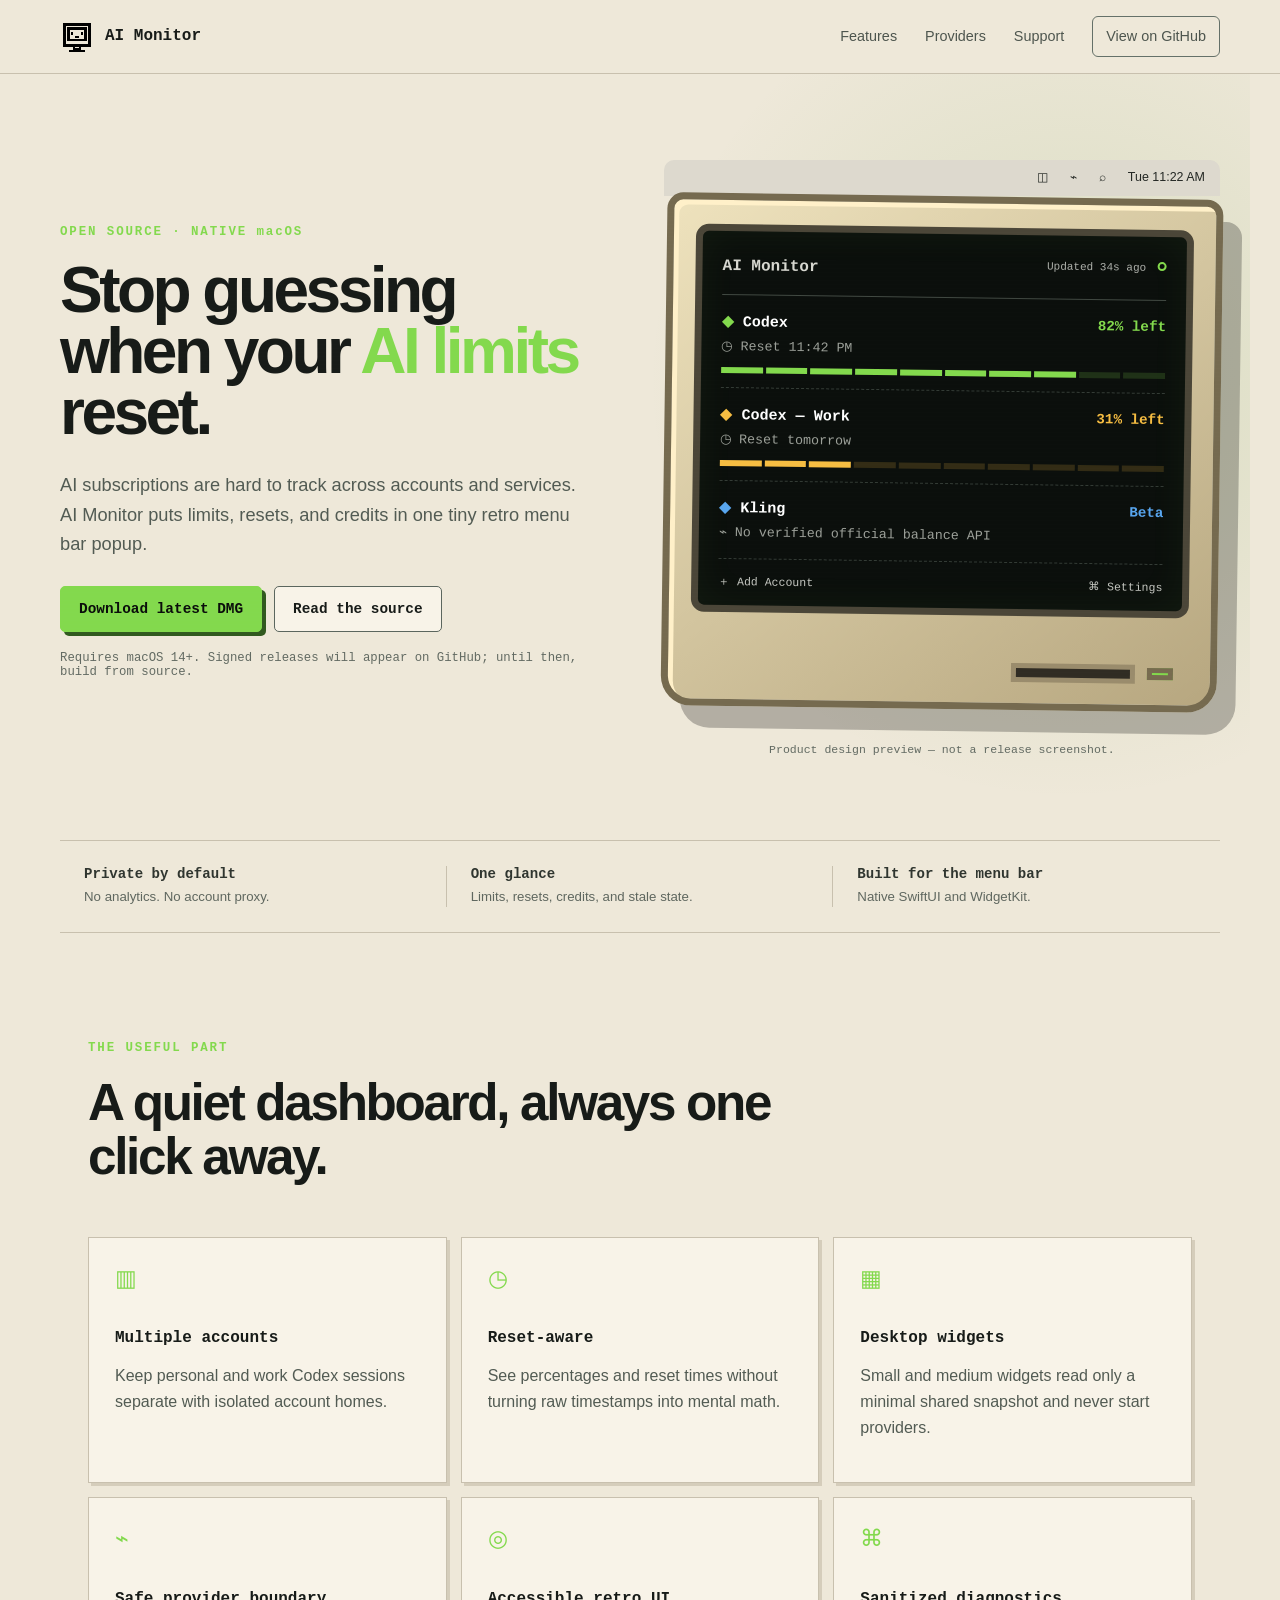
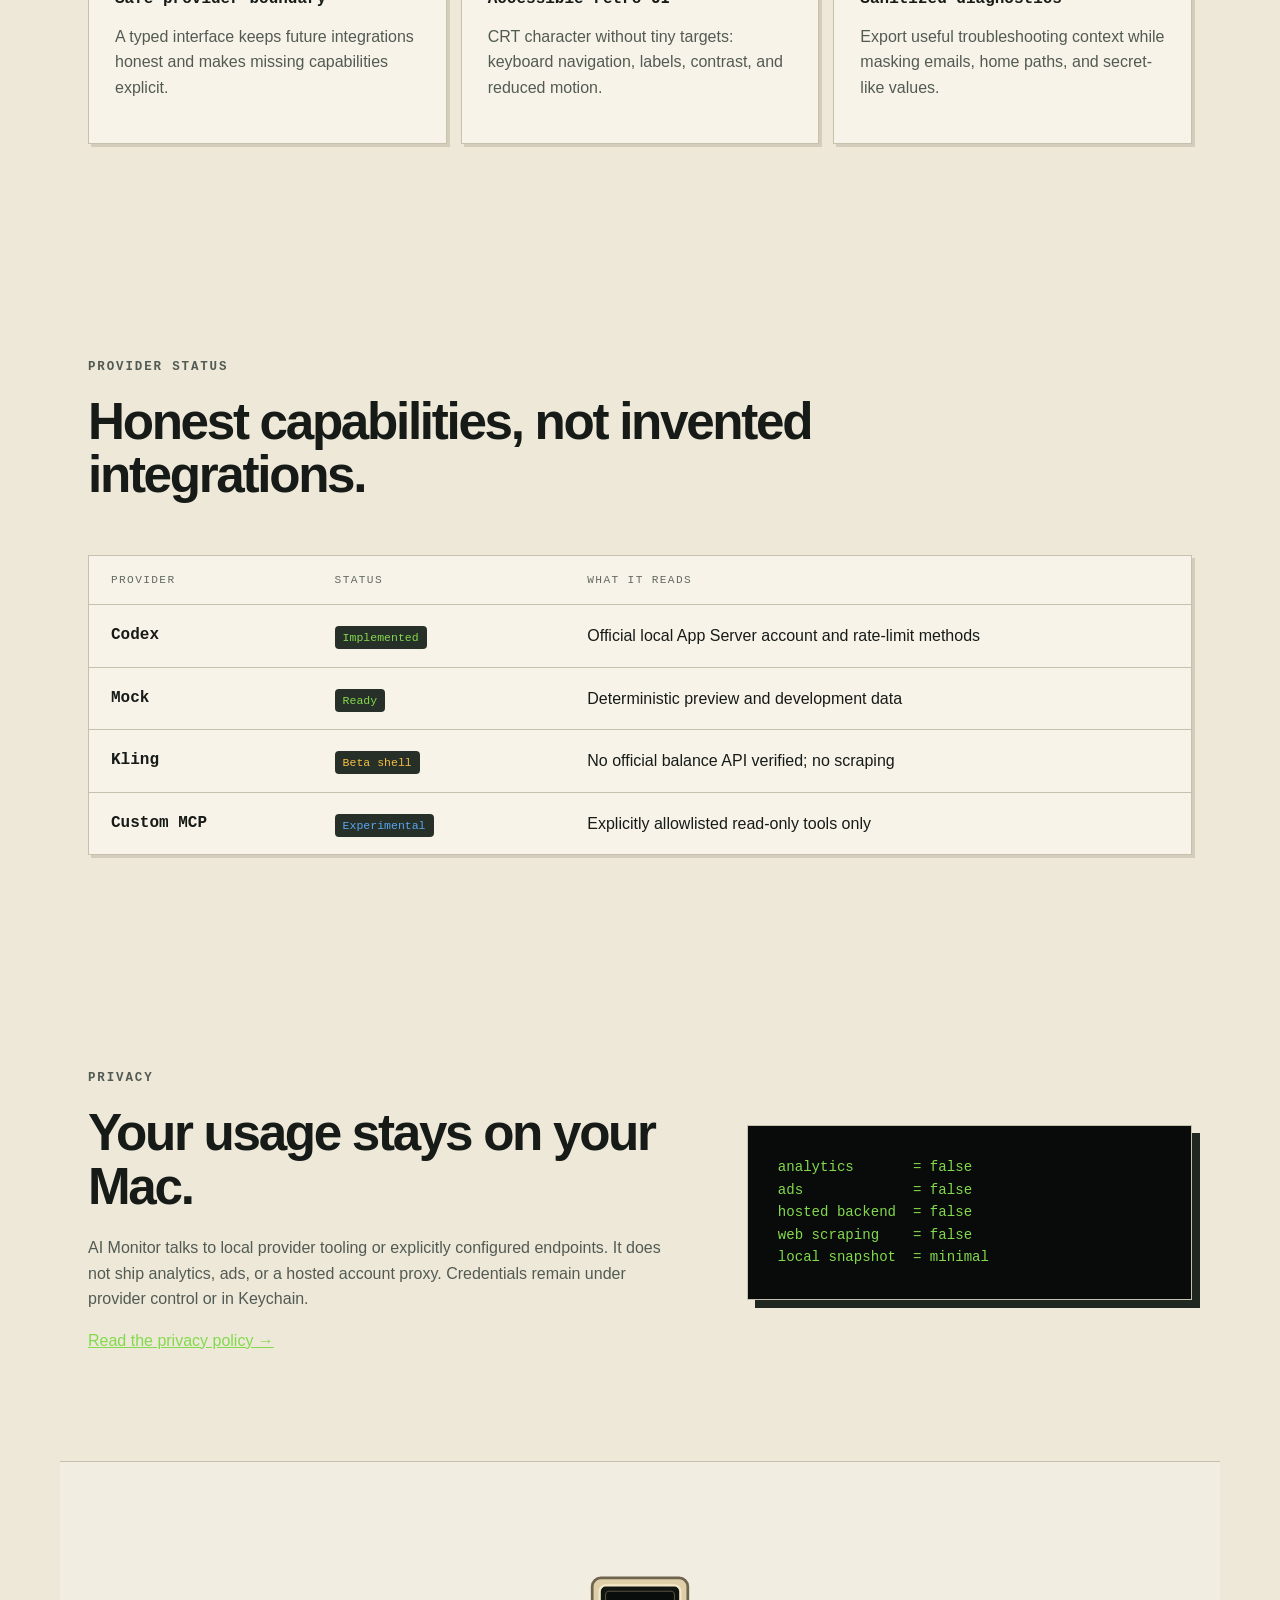
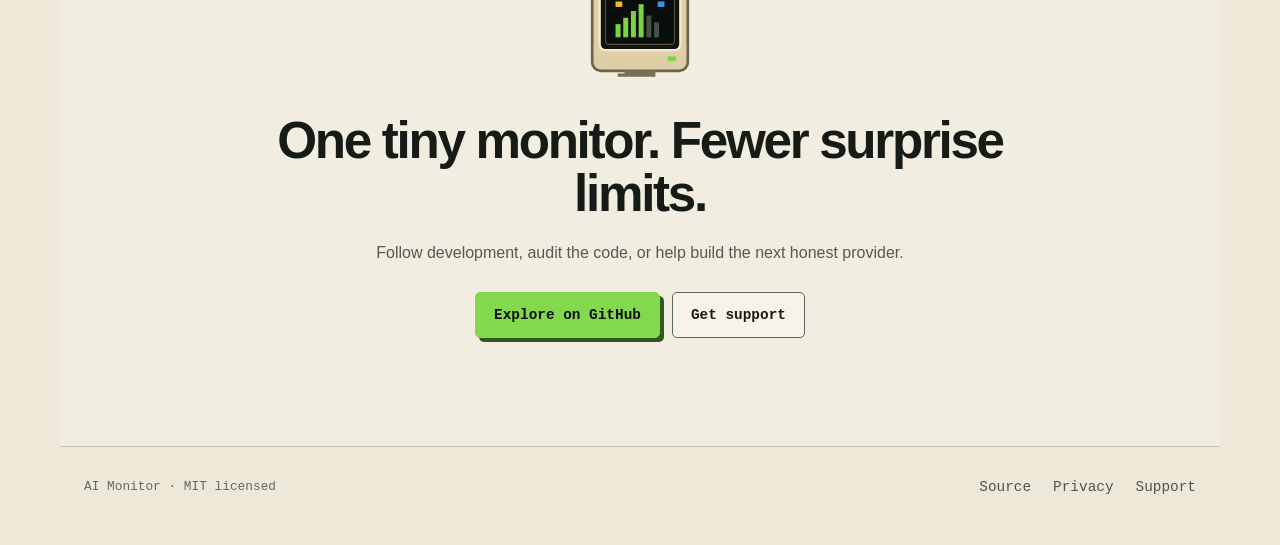
<file: site/index.html>
<!doctype html>
<html lang="en">
<head>
  <meta charset="utf-8">
  <meta name="viewport" content="width=device-width, initial-scale=1">
  <title>AI Monitor — AI usage in your Mac menu bar</title>
  <meta name="description" content="A tiny retro macOS menu bar app for monitoring AI usage, limits, resets, and credits.">
  <meta name="theme-color" content="#101411">
  <link rel="canonical" href="https://OWNER.github.io/ai-monitor/">
  <link rel="icon" href="assets/favicon.svg" type="image/svg+xml">
  <meta property="og:type" content="website">
  <meta property="og:title" content="AI Monitor">
  <meta property="og:description" content="Limits, resets, and credits in one tiny retro Mac menu bar popup.">
  <meta property="og:url" content="https://OWNER.github.io/ai-monitor/">
  <meta property="og:image" content="https://OWNER.github.io/ai-monitor/assets/social-preview.png">
  <meta name="twitter:card" content="summary_large_image">
  <link rel="stylesheet" href="styles.css">
</head>
<body>
  <a class="skip-link" href="#main">Skip to content</a>
  <header class="nav-shell" aria-label="Main navigation">
    <a class="brand" href="#top" aria-label="AI Monitor home"><img src="assets/favicon.svg" alt="" width="34" height="34"><span>AI Monitor</span></a>
    <nav>
      <a href="#features">Features</a><a href="#providers">Providers</a><a href="support.html">Support</a>
      <a class="nav-github" data-repo-link href="https://github.com/OWNER/ai-monitor">View on GitHub</a>
    </nav>
  </header>

  <main id="main">
    <section class="hero" id="top">
      <div class="hero-copy">
        <p class="eyebrow">OPEN SOURCE · NATIVE macOS</p>
        <h1>Stop guessing when your <span>AI limits</span> reset.</h1>
        <p class="lede">AI subscriptions are hard to track across accounts and services. AI Monitor puts limits, resets, and credits in one tiny retro menu bar popup.</p>
        <div class="actions">
          <a class="button primary" data-download-link href="https://github.com/OWNER/ai-monitor/releases/latest/download/AI-Monitor.dmg">Download latest DMG</a>
          <a class="button secondary" data-repo-link href="https://github.com/OWNER/ai-monitor">Read the source</a>
        </div>
        <p class="release-note">Requires macOS 14+. Signed releases will appear on GitHub; until then, build from source.</p>
      </div>
      <figure class="preview-wrap">
        <div class="menu-strip" aria-hidden="true"><span>◫</span><span>⌁</span><span>⌕</span><span>Tue 11:22 AM</span></div>
        <div class="crt" role="img" aria-label="Design preview of AI Monitor showing Codex usage and provider connection status">
          <div class="crt-screen">
            <div class="screen-head"><strong>AI Monitor</strong><span>Updated 34s ago <i></i></span></div>
            <div class="meter-row green"><b>◆ <span>Codex</span></b><strong>82% left</strong><small>◷ Reset 11:42 PM</small><div class="blocks" aria-hidden="true"><i></i><i></i><i></i><i></i><i></i><i></i><i></i><i></i><i></i><i></i></div></div>
            <div class="meter-row amber"><b>◆ <span>Codex — Work</span></b><strong>31% left</strong><small>◷ Reset tomorrow</small><div class="blocks" aria-hidden="true"><i></i><i></i><i></i><i></i><i></i><i></i><i></i><i></i><i></i><i></i></div></div>
            <div class="meter-row blue"><b>◆ <span>Kling</span></b><strong>Beta</strong><small>⌁ No verified official balance API</small></div>
            <div class="screen-foot"><span>＋ Add Account</span><span>⌘ Settings</span></div>
          </div>
          <div class="crt-base"><span class="power"></span><span class="slot"></span></div>
        </div>
        <figcaption>Product design preview — not a release screenshot.</figcaption>
      </figure>
    </section>

    <section class="signal" aria-label="Product principles">
      <div><strong>Private by default</strong><span>No analytics. No account proxy.</span></div>
      <div><strong>One glance</strong><span>Limits, resets, credits, and stale state.</span></div>
      <div><strong>Built for the menu bar</strong><span>Native SwiftUI and WidgetKit.</span></div>
    </section>

    <section class="section" id="features">
      <p class="eyebrow">THE USEFUL PART</p><h2>A quiet dashboard, always one click away.</h2>
      <div class="grid features">
        <article><span aria-hidden="true">▥</span><h3>Multiple accounts</h3><p>Keep personal and work Codex sessions separate with isolated account homes.</p></article>
        <article><span aria-hidden="true">◷</span><h3>Reset-aware</h3><p>See percentages and reset times without turning raw timestamps into mental math.</p></article>
        <article><span aria-hidden="true">▦</span><h3>Desktop widgets</h3><p>Small and medium widgets read only a minimal shared snapshot and never start providers.</p></article>
        <article><span aria-hidden="true">⌁</span><h3>Safe provider boundary</h3><p>A typed interface keeps future integrations honest and makes missing capabilities explicit.</p></article>
        <article><span aria-hidden="true">◎</span><h3>Accessible retro UI</h3><p>CRT character without tiny targets: keyboard navigation, labels, contrast, and reduced motion.</p></article>
        <article><span aria-hidden="true">⌘</span><h3>Sanitized diagnostics</h3><p>Export useful troubleshooting context while masking emails, home paths, and secret-like values.</p></article>
      </div>
    </section>

    <section class="section providers" id="providers">
      <p class="eyebrow">PROVIDER STATUS</p><h2>Honest capabilities, not invented integrations.</h2>
      <div class="provider-table" role="table" aria-label="Provider support status">
        <div class="table-row header" role="row"><span role="columnheader">Provider</span><span role="columnheader">Status</span><span role="columnheader">What it reads</span></div>
        <div class="table-row" role="row"><strong role="cell">Codex</strong><span role="cell"><em class="ready">Implemented</em></span><span role="cell">Official local App Server account and rate-limit methods</span></div>
        <div class="table-row" role="row"><strong role="cell">Mock</strong><span role="cell"><em class="ready">Ready</em></span><span role="cell">Deterministic preview and development data</span></div>
        <div class="table-row" role="row"><strong role="cell">Kling</strong><span role="cell"><em class="beta">Beta shell</em></span><span role="cell">No official balance API verified; no scraping</span></div>
        <div class="table-row" role="row"><strong role="cell">Custom MCP</strong><span role="cell"><em class="experimental">Experimental</em></span><span role="cell">Explicitly allowlisted read-only tools only</span></div>
      </div>
    </section>

    <section class="section privacy" id="privacy">
      <div><p class="eyebrow">PRIVACY</p><h2>Your usage stays on your Mac.</h2><p>AI Monitor talks to local provider tooling or explicitly configured endpoints. It does not ship analytics, ads, or a hosted account proxy. Credentials remain under provider control or in Keychain.</p><a href="privacy.html">Read the privacy policy →</a></div>
      <pre aria-label="Privacy summary"><code>analytics       = false
ads             = false
hosted backend  = false
web scraping    = false
local snapshot  = minimal</code></pre>
    </section>

    <section class="section final-cta">
      <img src="assets/crt-monitor.svg" alt="" width="116" height="116">
      <h2>One tiny monitor. Fewer surprise limits.</h2>
      <p>Follow development, audit the code, or help build the next honest provider.</p>
      <div class="actions"><a class="button primary" data-repo-link href="https://github.com/OWNER/ai-monitor">Explore on GitHub</a><a class="button secondary" href="support.html">Get support</a></div>
    </section>
  </main>

  <footer><span>AI Monitor · MIT licensed</span><span><a data-repo-link href="https://github.com/OWNER/ai-monitor">Source</a><a href="privacy.html">Privacy</a><a href="support.html">Support</a></span></footer>
  <script src="app.js" defer></script>
</body>
</html>
</file>
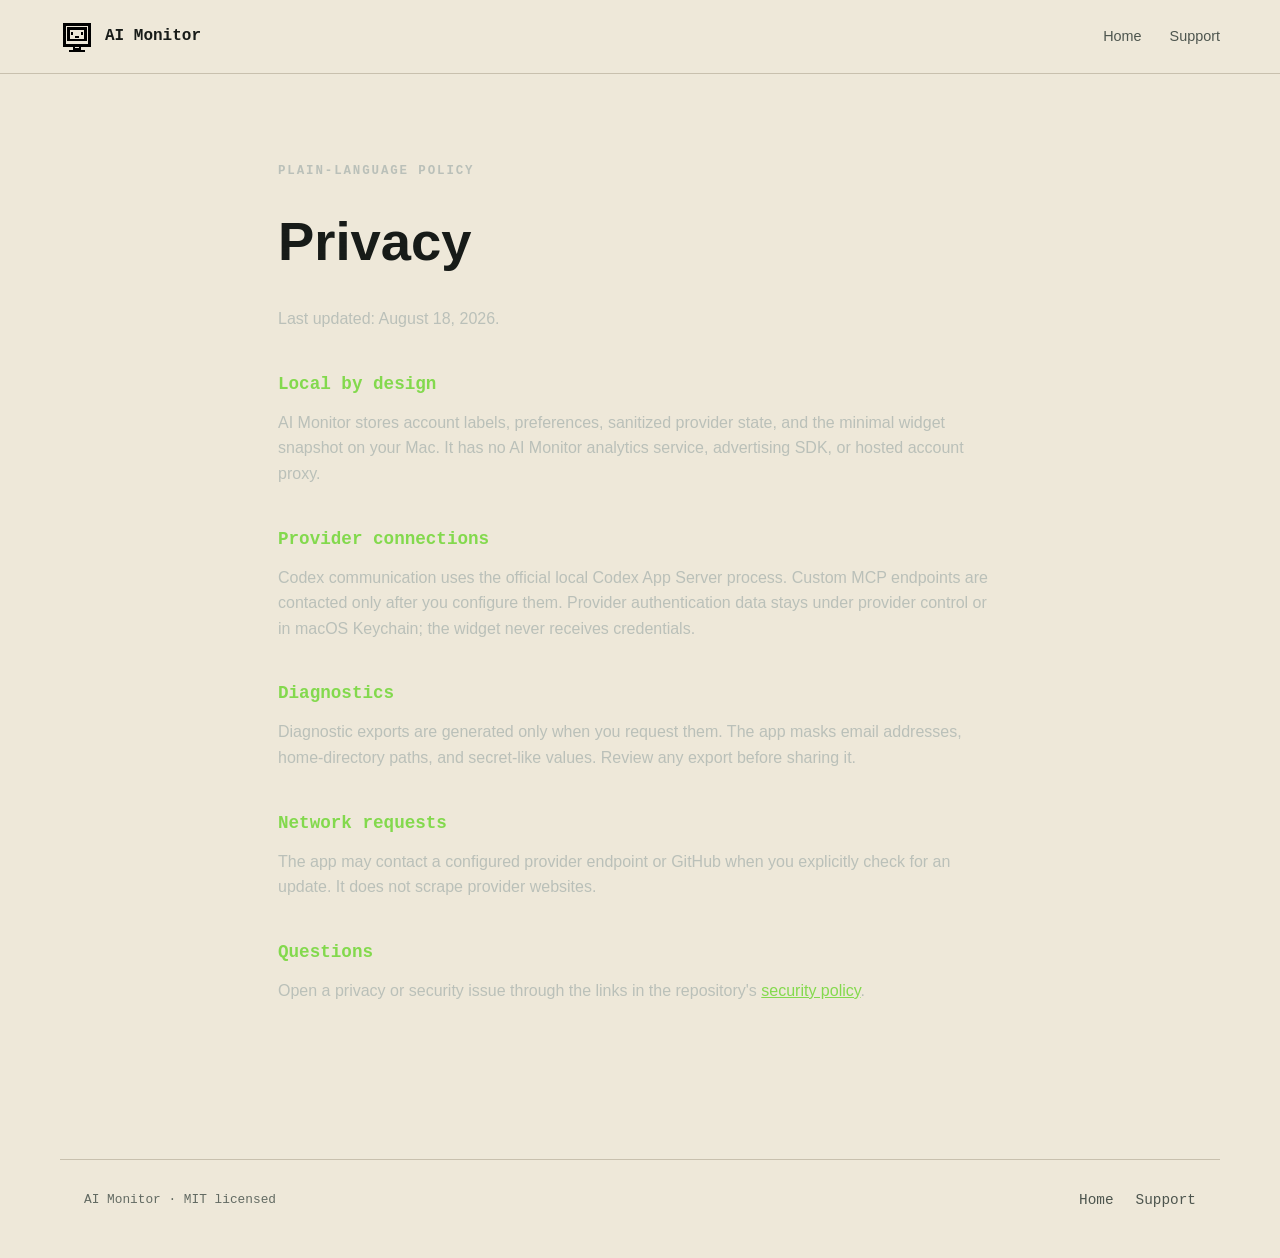
<file: site/privacy.html>
<!doctype html><html lang="en"><head><meta charset="utf-8"><meta name="viewport" content="width=device-width,initial-scale=1"><title>Privacy — AI Monitor</title><meta name="description" content="AI Monitor privacy policy."><link rel="icon" href="assets/favicon.svg" type="image/svg+xml"><link rel="stylesheet" href="styles.css"></head><body><a class="skip-link" href="#main">Skip to content</a><header class="nav-shell"><a class="brand" href="index.html"><img src="assets/favicon.svg" alt="" width="34" height="34"><span>AI Monitor</span></a><nav><a href="index.html">Home</a><a href="support.html">Support</a></nav></header><main id="main" class="legal"><p class="eyebrow">PLAIN-LANGUAGE POLICY</p><h1>Privacy</h1><p>Last updated: August 18, 2026.</p><h2>Local by design</h2><p>AI Monitor stores account labels, preferences, sanitized provider state, and the minimal widget snapshot on your Mac. It has no AI Monitor analytics service, advertising SDK, or hosted account proxy.</p><h2>Provider connections</h2><p>Codex communication uses the official local Codex App Server process. Custom MCP endpoints are contacted only after you configure them. Provider authentication data stays under provider control or in macOS Keychain; the widget never receives credentials.</p><h2>Diagnostics</h2><p>Diagnostic exports are generated only when you request them. The app masks email addresses, home-directory paths, and secret-like values. Review any export before sharing it.</p><h2>Network requests</h2><p>The app may contact a configured provider endpoint or GitHub when you explicitly check for an update. It does not scrape provider websites.</p><h2>Questions</h2><p>Open a privacy or security issue through the links in the repository's <a data-repo-path="/blob/main/SECURITY.md" href="https://github.com/OWNER/ai-monitor/blob/main/SECURITY.md">security policy</a>.</p></main><footer><span>AI Monitor · MIT licensed</span><span><a href="index.html">Home</a><a href="support.html">Support</a></span></footer><script src="app.js" defer></script></body></html>
</file>
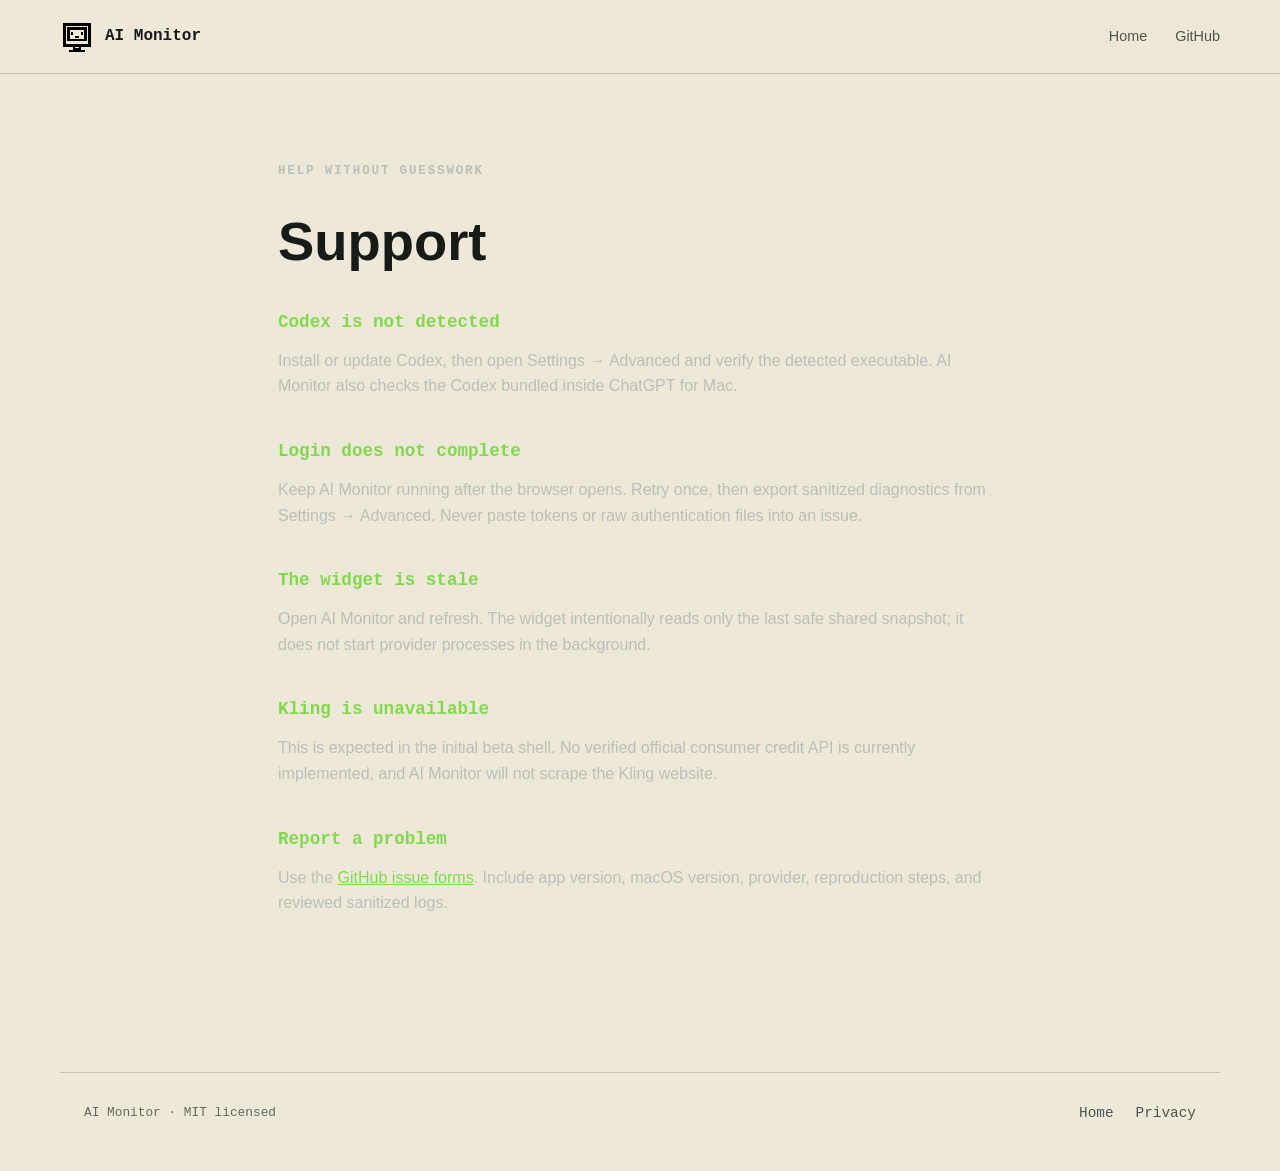
<file: site/support.html>
<!doctype html><html lang="en"><head><meta charset="utf-8"><meta name="viewport" content="width=device-width,initial-scale=1"><title>Support — AI Monitor</title><meta name="description" content="Troubleshooting and support for AI Monitor."><link rel="icon" href="assets/favicon.svg" type="image/svg+xml"><link rel="stylesheet" href="styles.css"></head><body><a class="skip-link" href="#main">Skip to content</a><header class="nav-shell"><a class="brand" href="index.html"><img src="assets/favicon.svg" alt="" width="34" height="34"><span>AI Monitor</span></a><nav><a href="index.html">Home</a><a data-repo-link href="https://github.com/OWNER/ai-monitor">GitHub</a></nav></header><main id="main" class="legal"><p class="eyebrow">HELP WITHOUT GUESSWORK</p><h1>Support</h1><h2>Codex is not detected</h2><p>Install or update Codex, then open Settings → Advanced and verify the detected executable. AI Monitor also checks the Codex bundled inside ChatGPT for Mac.</p><h2>Login does not complete</h2><p>Keep AI Monitor running after the browser opens. Retry once, then export sanitized diagnostics from Settings → Advanced. Never paste tokens or raw authentication files into an issue.</p><h2>The widget is stale</h2><p>Open AI Monitor and refresh. The widget intentionally reads only the last safe shared snapshot; it does not start provider processes in the background.</p><h2>Kling is unavailable</h2><p>This is expected in the initial beta shell. No verified official consumer credit API is currently implemented, and AI Monitor will not scrape the Kling website.</p><h2>Report a problem</h2><p>Use the <a data-repo-path="/issues/new/choose" href="https://github.com/OWNER/ai-monitor/issues/new/choose">GitHub issue forms</a>. Include app version, macOS version, provider, reproduction steps, and reviewed sanitized logs.</p></main><footer><span>AI Monitor · MIT licensed</span><span><a href="index.html">Home</a><a href="privacy.html">Privacy</a></span></footer><script src="app.js" defer></script></body></html>
</file>
<file: site/styles.css>
:root{color-scheme:dark light;--ink:#0d110f;--panel:#151a17;--panel2:#1d231f;--cream:#f1e4bd;--muted:#a7aa9f;--green:#83d94d;--amber:#f6bd42;--blue:#58a6ef;--line:#353d37;--shadow:#050706;--sans:Inter,-apple-system,BlinkMacSystemFont,"Segoe UI",sans-serif;--mono:"SFMono-Regular",Consolas,"Liberation Mono",monospace}*{box-sizing:border-box}html{scroll-behavior:smooth}body{margin:0;background:var(--ink);color:#f7f4e9;font-family:var(--sans);line-height:1.6}body:before{content:"";position:fixed;inset:0;pointer-events:none;opacity:.16;background-image:linear-gradient(rgba(255,255,255,.04) 1px,transparent 1px);background-size:100% 4px;z-index:20}.skip-link{position:absolute;left:-999px}.skip-link:focus{left:16px;top:12px;background:var(--cream);color:var(--ink);padding:10px;z-index:99}.nav-shell{height:74px;padding:0 max(24px,calc((100vw - 1160px)/2));display:flex;align-items:center;justify-content:space-between;border-bottom:1px solid var(--line);position:relative;z-index:2}.brand{display:flex;align-items:center;gap:11px;color:#fff;font-family:var(--mono);font-weight:800;text-decoration:none}.brand img{image-rendering:pixelated}.nav-shell nav{display:flex;gap:28px;align-items:center}.nav-shell nav a,footer a{color:#c9cbc3;text-decoration:none;font-size:.9rem}.nav-shell a:hover,.nav-shell a:focus-visible,footer a:hover,footer a:focus-visible{color:var(--green)}.nav-github{border:1px solid #647068;padding:8px 13px;border-radius:6px}.hero{min-height:720px;max-width:1220px;margin:auto;padding:86px 30px 84px;display:grid;grid-template-columns:1fr 1.05fr;gap:74px;align-items:center;background:radial-gradient(circle at 85% 40%,rgba(131,217,77,.11),transparent 37%)}.eyebrow{font:700 .78rem/1.2 var(--mono);letter-spacing:.15em;color:var(--green);margin:0 0 20px}.hero h1{font-size:clamp(3rem,5vw,5.3rem);line-height:.95;letter-spacing:-.055em;margin:0;max-width:690px}.hero h1 span{color:var(--green)}.lede{font-size:1.14rem;color:#c8cbc3;max-width:610px;margin:28px 0}.actions{display:flex;flex-wrap:wrap;gap:12px}.button{display:inline-flex;align-items:center;justify-content:center;min-height:46px;padding:0 18px;border-radius:5px;font:700 .9rem var(--mono);text-decoration:none;border:1px solid #5b665e}.button.primary{background:var(--green);color:#0a0d0b;border-color:var(--green);box-shadow:4px 4px 0 #31591f}.button.primary:hover,.button.primary:focus-visible{background:#9be969;transform:translate(-1px,-1px);box-shadow:6px 6px 0 #31591f}.button.secondary{color:#eee;background:var(--panel)}.button.secondary:hover,.button.secondary:focus-visible{border-color:var(--green)}.release-note{font:.77rem var(--mono);color:#858b84;margin-top:19px}.preview-wrap{margin:0;text-align:center}.menu-strip{height:36px;background:#ddd9ce;color:#232723;border-radius:10px 10px 0 0;display:flex;justify-content:flex-end;align-items:center;gap:22px;padding:0 15px;font-size:.78rem}.crt{padding:24px 22px 15px;background:linear-gradient(145deg,#eee2bd,#b7a780);border:7px solid #756a4f;border-radius:16px 16px 30px 30px;box-shadow:19px 22px 0 rgba(0,0,0,.25),inset 5px 5px #fff0c9;transform:rotate(.8deg)}.crt-screen{background:#0b0f0c;padding:23px 20px 14px;border:7px solid #4b4638;border-radius:13px;box-shadow:inset 0 0 38px rgba(131,217,77,.06);font-family:var(--mono);text-align:left}.screen-head{display:flex;justify-content:space-between;padding-bottom:14px;border-bottom:1px solid #414942;color:#d7d7d0}.screen-head span{font-size:.69rem;color:#aeb1ab}.screen-head i{display:inline-block;width:9px;height:9px;border:2px solid var(--green);border-radius:50%;margin-left:5px}.meter-row{position:relative;padding:15px 0 14px;border-bottom:1px dashed #333b35;display:grid;grid-template-columns:1fr auto;gap:2px 8px}.meter-row b{font-size:.94rem}.meter-row b:first-letter{color:currentColor}.meter-row strong{font-size:.89rem}.meter-row small{grid-column:1/-1;color:#9ca099}.meter-row.green{color:var(--green)}.meter-row.amber{color:var(--amber)}.meter-row.blue{color:var(--blue)}.meter-row b span{color:#fff}.blocks{display:flex;gap:3px;grid-column:1/-1;margin-top:8px}.blocks i{height:6px;flex:1;background:currentColor;opacity:.17}.green .blocks i:nth-child(-n+8),.amber .blocks i:nth-child(-n+3){opacity:1}.screen-foot{display:flex;justify-content:space-between;padding-top:14px;font-size:.72rem;color:#c5c7c1}.crt-base{height:72px;position:relative}.power{position:absolute;right:15px;bottom:10px;width:26px;height:12px;background:var(--green);border:5px solid #776b4f}.slot{position:absolute;right:58px;bottom:11px;width:114px;height:9px;background:#302c23;box-shadow:0 0 0 5px #9a8c6c}.preview-wrap figcaption{margin-top:34px;color:#7f867f;font:.72rem var(--mono)}.signal{max-width:1160px;margin:auto;border-block:1px solid var(--line);display:grid;grid-template-columns:repeat(3,1fr);padding:25px 0}.signal div{padding:0 24px;border-right:1px solid var(--line)}.signal div:last-child{border:0}.signal strong,.signal span{display:block}.signal strong{font:700 .88rem var(--mono);color:var(--cream)}.signal span{font-size:.83rem;color:#8f958f;margin-top:4px}.section{max-width:1160px;margin:auto;padding:108px 28px}.section h2{font-size:clamp(2.2rem,4vw,3.8rem);letter-spacing:-.045em;line-height:1.04;max-width:760px;margin:0 0 54px}.grid{display:grid;grid-template-columns:repeat(3,1fr);gap:14px}.features article{background:var(--panel);border:1px solid var(--line);padding:26px;min-height:220px}.features article>span{font:1.45rem var(--mono);color:var(--green)}.features h3{font:700 1rem var(--mono);margin:36px 0 10px}.features p,.providers p,.privacy p,.final-cta p{color:#aeb3ac}.provider-table{border:1px solid var(--line);background:var(--panel)}.table-row{display:grid;grid-template-columns:.7fr .8fr 2fr;padding:18px 22px;border-bottom:1px solid var(--line);align-items:center;gap:20px}.table-row:last-child{border:0}.table-row.header{font:.7rem var(--mono);color:#8e958e;text-transform:uppercase;letter-spacing:.12em}.table-row strong{font-family:var(--mono)}.table-row em{font:normal .72rem var(--mono);padding:5px 8px;border-radius:4px;background:#273028}.table-row em.ready{color:var(--green)}.table-row em.beta{color:var(--amber)}.table-row em.experimental{color:var(--blue)}.privacy{display:grid;grid-template-columns:1.3fr 1fr;gap:80px;align-items:center}.privacy h2{margin-bottom:22px}.privacy a{color:var(--green)}.privacy pre{margin:0;background:#080b09;border:1px solid var(--line);padding:30px;box-shadow:8px 8px 0 #202721;overflow:auto;color:var(--green);font-size:.88rem}.final-cta{text-align:center;border-top:1px solid var(--line)}.final-cta img{image-rendering:pixelated}.final-cta h2{margin:20px auto}.final-cta p{margin:0 auto 26px}.final-cta .actions{justify-content:center}footer{border-top:1px solid var(--line);max-width:1160px;margin:auto;padding:32px 24px 50px;display:flex;justify-content:space-between;color:#8a908a;font:.8rem var(--mono)}footer span:last-child{display:flex;gap:22px}.legal{max-width:780px;margin:auto;padding:90px 28px 140px}.legal h1{font-size:3.4rem;line-height:1}.legal h2{font:700 1.1rem var(--mono);color:var(--green);margin-top:42px}.legal p,.legal li{color:#bac0b9}.legal a{color:var(--green)}
@media(max-width:860px){.nav-shell nav>a:not(.nav-github){display:none}.hero{grid-template-columns:1fr;padding-top:58px;gap:54px}.hero-copy{text-align:center}.lede{margin-inline:auto}.hero .actions{justify-content:center}.grid{grid-template-columns:1fr 1fr}.signal{grid-template-columns:1fr}.signal div{border-right:0;border-bottom:1px solid var(--line);padding:16px 28px}.privacy{grid-template-columns:1fr}.crt{max-width:580px;margin:auto}.table-row{grid-template-columns:.8fr 1fr}.table-row>*:last-child{grid-column:1/-1}.table-row.header>*:last-child{display:none}}
@media(max-width:560px){.nav-shell{height:66px;padding-inline:18px}.nav-github{font-size:0!important;padding:8px 10px}.nav-github:after{content:"GitHub";font-size:.78rem}.hero{padding:48px 17px 70px}.hero h1{font-size:2.8rem}.menu-strip{display:none}.crt{padding:15px 12px 10px}.crt-screen{padding:16px 12px}.meter-row b{font-size:.78rem}.meter-row strong{font-size:.75rem}.screen-head span{display:none}.grid{grid-template-columns:1fr}.section{padding:80px 18px}.signal{margin-inline:18px}.table-row{padding:15px;gap:10px}.privacy{gap:40px}.privacy pre{padding:20px;font-size:.75rem}.actions{flex-direction:column}.button{width:100%}footer{flex-direction:column;gap:18px}}
@media(prefers-reduced-motion:reduce){html{scroll-behavior:auto}.button{transition:none}.button:hover{transform:none}}
@media(prefers-color-scheme:light){:root{--ink:#eee8d9;--panel:#f8f3e8;--panel2:#e8e0ce;--muted:#5f675f;--line:#c8c0ae;--shadow:#a89e89}body{color:#171b18}.brand{color:#171b18}.nav-shell nav a,footer a{color:#4d554e}.hero{background:radial-gradient(circle at 85% 40%,rgba(91,153,53,.15),transparent 37%)}.lede,.features p,.providers p,.privacy p,.final-cta p{color:#525b53}.button.secondary{background:#f8f3e8;color:#171b18}.release-note,.preview-wrap figcaption,.table-row.header,footer{color:#626a62}.features article,.provider-table{box-shadow:3px 3px 0 #d5cdbb}.signal strong{color:#2f352f}.signal span{color:#5f675f}.final-cta{background:rgba(255,255,255,.2)}}
</file>
